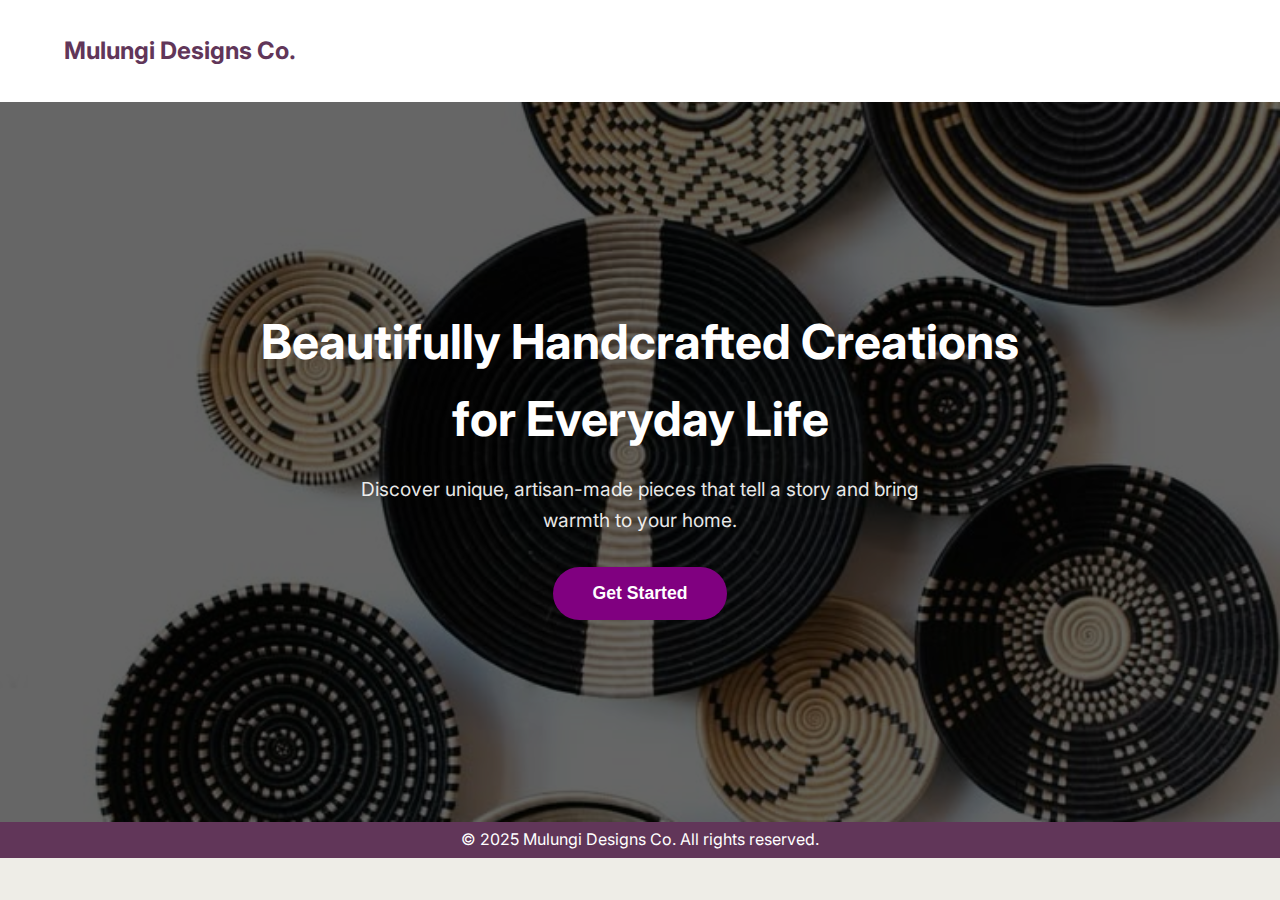
<file: index.html>
<!DOCTYPE html>
<html lang="en">
  <head>
    <meta charset="UTF-8" />
    <meta name="viewport" content="width=device-width, initial-scale=1.0" />
    <title>Craftsmanship Redefined | Mulungi Designs Co.</title>
    <!-- Optional: If you use the Inter font from Google -->
    <link rel="preconnect" href="https://fonts.googleapis.com" />
    <link rel="preconnect" href="https://fonts.gstatic.com" crossorigin />
    <link
      href="https://fonts.googleapis.com/css2?family=Inter:wght@400;500;700&display=swap"
      rel="stylesheet"
    />
    <link rel="stylesheet" href="css/index.css" />
  </head>
  <body>
    <header>
      <div class="logo">Mulungi Designs Co.</div>
    </header>

    <main>
      <section class="hero">
        <h1>Beautifully Handcrafted Creations for Everyday Life</h1>
        <p>
          Discover unique, artisan-made pieces that tell a story and bring
          warmth to your home.
        </p>
        <button id="getStartedBtn" class="cta-button">Get Started</button>
      </section>
    </main>

    <footer>
      <p>© 2025 Mulungi Designs Co. All rights reserved.</p>
    </footer>

    <script src="javascript/index.js"></script>
  </body>
</html>
</file>
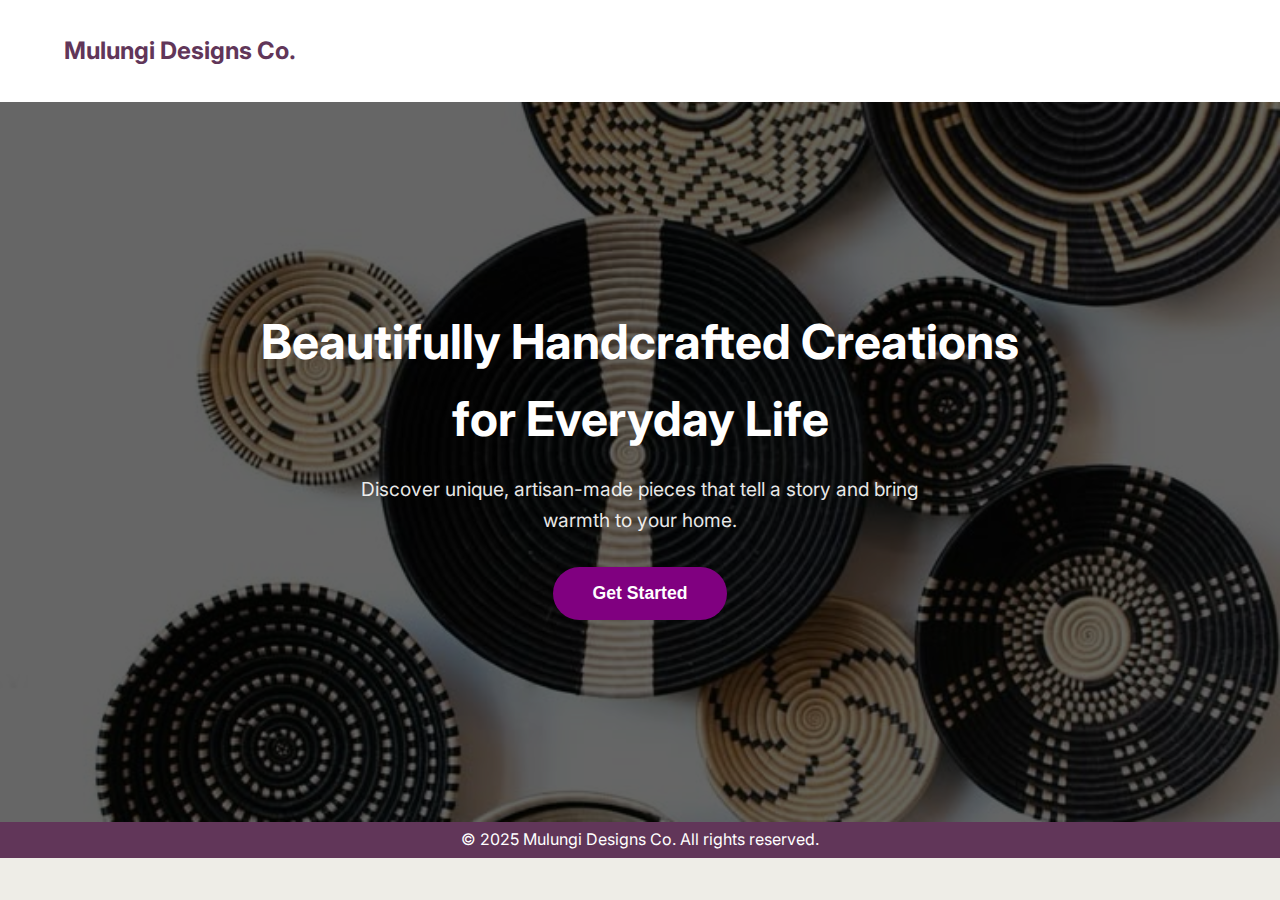
<file: pages/index.html>
<!DOCTYPE html>
<html lang="en">
<head>
    <meta charset="UTF-8">
    <meta name="viewport" content="width=device-width, initial-scale=1.0">
    <title>Craftsmanship Redefined | Mulungi Designs Co.</title>
    <!-- Optional: If you use the Inter font from Google -->
    <link rel="preconnect" href="https://fonts.googleapis.com">
    <link rel="preconnect" href="https://fonts.gstatic.com" crossorigin>
    <link href="https://fonts.googleapis.com/css2?family=Inter:wght@400;500;700&display=swap" rel="stylesheet">
    <link rel="stylesheet" href="/css/index.css">
</head>
<body>
    <header>
        <div class="logo">Mulungi Designs Co.</div>
        <!-- <nav>
            <a href="story.html">Our Story</a>
            <a href="#">Collections</a>
            <a href="#">Contact</a>
        </nav> -->
    </header>

    <main>
        <section class="hero">
            <h1>Beautifully Handcrafted Creations for Everyday Life</h1>
            <p>Discover unique, artisan-made pieces that tell a story and bring warmth to your home.</p>
            <button id="getStartedBtn" class="cta-button">Get Started</button>
        </section>
    </main>

    <footer>
        <p>© 2025 Mulungi Designs Co. All rights reserved.</p>
    </footer>

    <script src="/javascript/index.js"></script>
</body>
</html>
</file>
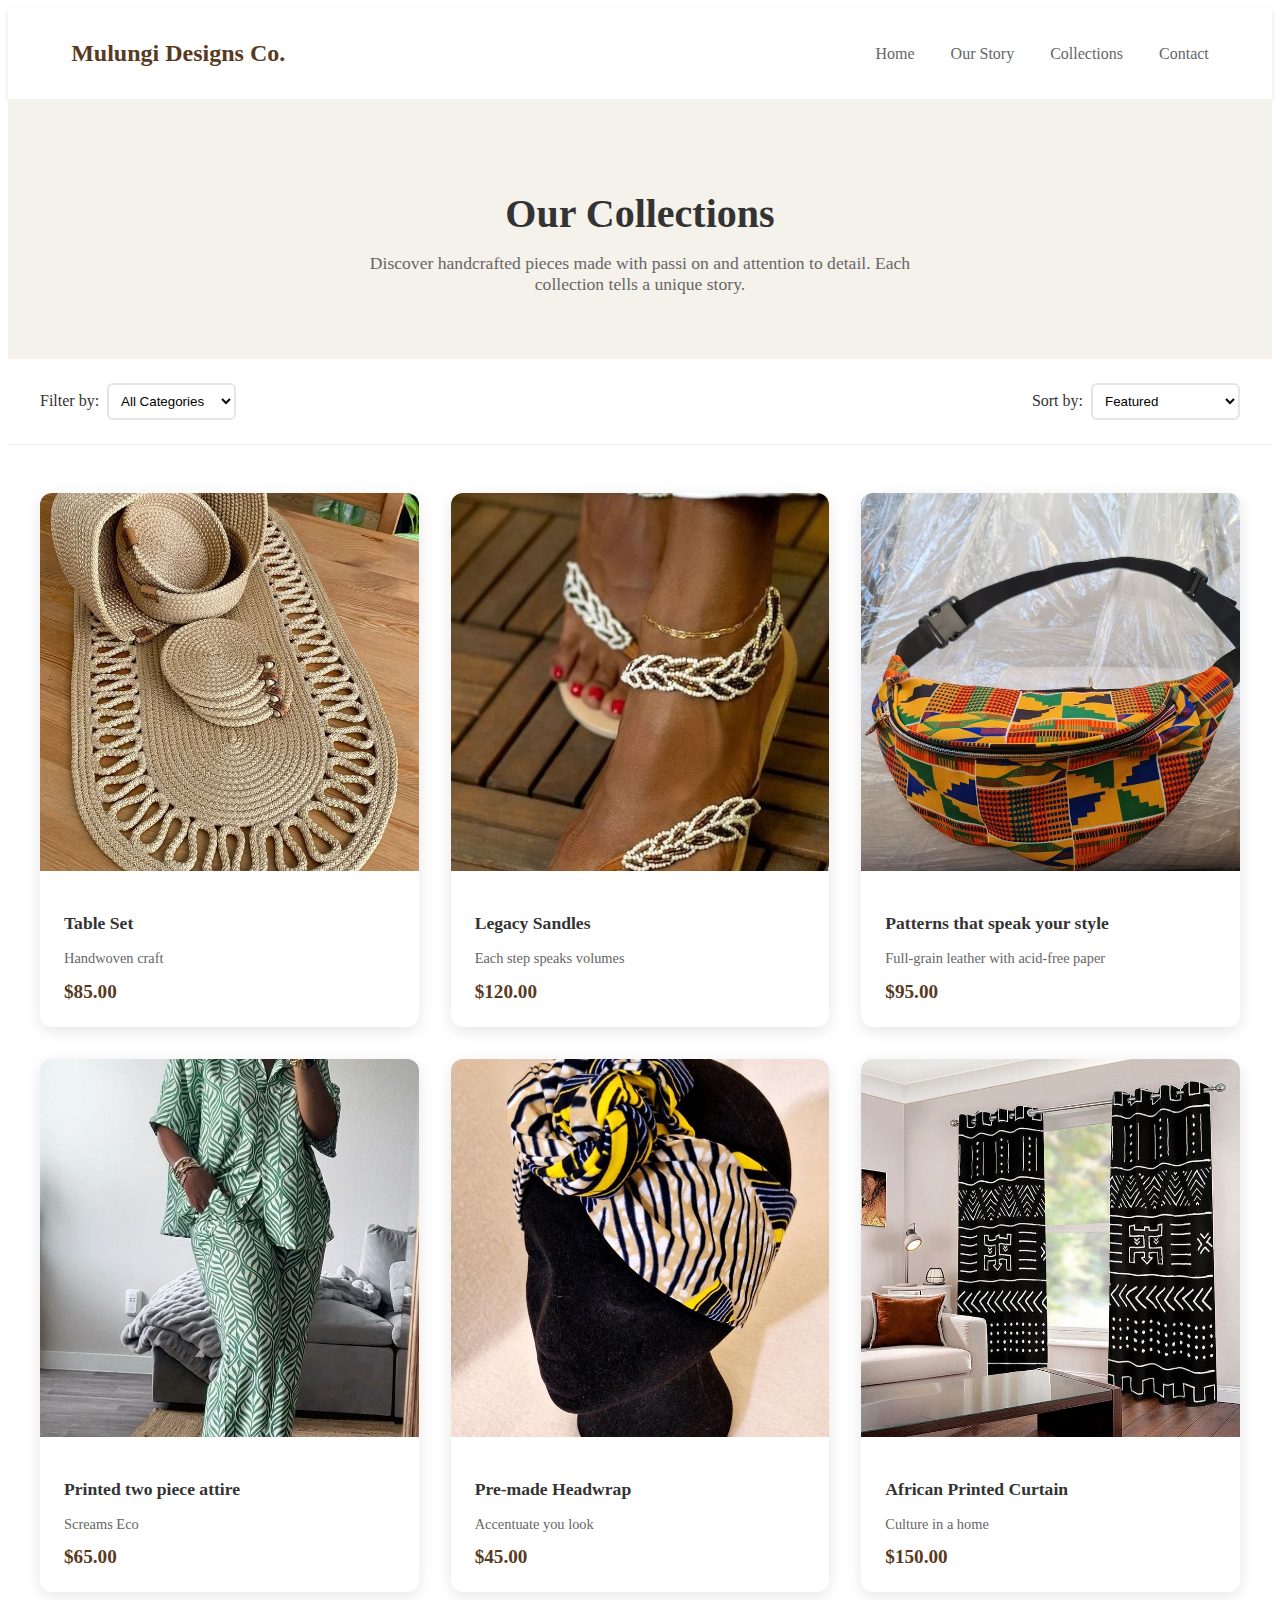
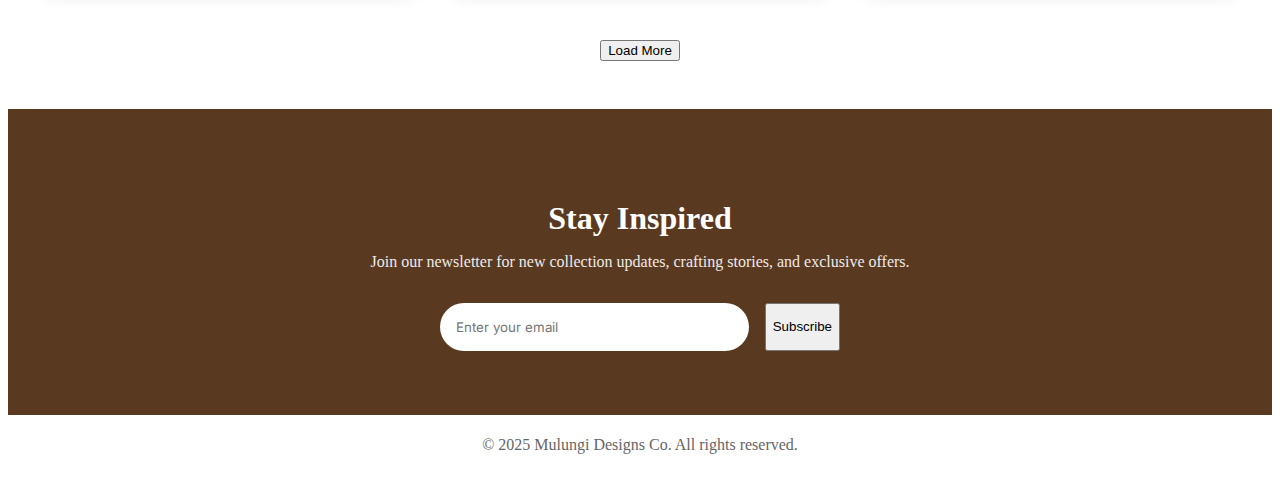
<file: collection.html>
<!DOCTYPE html>
<html lang="en">
<head>
    <meta charset="UTF-8">
    <meta name="viewport" content="width=device-width, initial-scale=1.0">
    <title>Collections | Mulungi Designs Co.</title>
    
    <link rel="preconnect" href="https://fonts.googleapis.com">
    <link rel="preconnect" href="https://fonts.gstatic.com" crossorigin>
    <link href="https://fonts.googleapis.com/css2?family=Inter:wght@400;500;600;700&display=swap" rel="stylesheet">
    <link rel="stylesheet" href="collection.css">
</head>
<body>
    <header>
        <div class="logo">Mulungi Designs Co.</div>
        <nav>
            <a href="index.html">Home</a>
            <a href="story.html">Our Story</a>
            <a href="collections.html">Collections</a> <!-- Updated to active page -->
            <a href="contact.html">Contact</a>
        </nav>
    </header>

    <main>
        <section class="collections-hero">
            <h1>Our Collections</h1>
            <p>Discover handcrafted pieces made with passi on and attention to detail. Each collection tells a unique story.</p>
        </section>

        <!-- Filter and Sort Bar -->
        <section class="collections-controls">
            <div class="controls-container">
                <div class="filter-group">
                    <label for="category-filter">Filter by:</label>
                    <select id="category-filter">
                        <option value="all">All Categories</option>
                        <option value="pottery">Pottery</option>
                        <option value="woodwork">Woodwork</option>
                        <option value="textiles">Textiles</option>
                        <option value="leather">Leather Goods</option>
                        <option value="jewelry">Jewelry</option>
                    </select>
                </div>

                <div class="sort-group">
                    <label for="sort-by">Sort by:</label>
                    <select id="sort-by">
                        <option value="featured">Featured</option>
                        <option value="newest">Newest First</option>
                        <option value="price-low">Price: Low to High</option>
                        <option value="price-high">Price: High to Low</option>
                    </select>
                </div>
            </div>
        </section>

        <!-- Collections Grid -->
        <section class="collections-grid">
            <div class="products-container">
                <!-- Product 1 -->
                <div class="product-card" data-category="pottery" data-price="85">
                    <div class="product-image">
                        <img src="../images/TableSet2.jpeg" alt="">
                        <div class="product-overlay">
                            <button class="quick-view">Quick View</button>
                        </div>
                    </div>
                    <div class="product-info">
                        <h3>Table Set</h3>
                        <p class="product-desc">Handwoven craft</p>
                        <p class="product-price">$85.00</p>
                    </div>
                </div>

                <!-- Product 2 -->
                <div class="product-card" data-category="woodwork" data-price="120">
                    <div class="product-image">
                        <img src="../images/LegacySteps.jpeg" alt="">
                        <div class="product-overlay">
                            <button class="quick-view">Quick View</button>
                        </div>
                    </div>
                    <div class="product-info">
                        <h3>Legacy Sandles</h3>
                        <p class="product-desc">Each step speaks volumes</p>
                        <p class="product-price">$120.00</p>
                    </div>
                </div>

                <!-- Product 3 -->
                <div class="product-card" data-category="leather" data-price="95">
                    <div class="product-image">
                        <img src="../images/KenteWaistBag.jpeg" alt="">
                        <div class="product-overlay">
                            <button class="quick-view">Quick View</button>
                        </div>
                    </div>
                    <div class="product-info">
                        <h3>Patterns that speak your style</h3>
                        <p class="product-desc">Full-grain leather with acid-free paper</p>
                        <p class="product-price">$95.00</p>
                    </div>
                </div>

                <!-- Product 4 -->
                <div class="product-card" data-category="textiles" data-price="65">
                    <div class="product-image">
                        <img src="../images/GreenPrint.jpeg" alt="">
                        <div class="product-overlay">
                            <button class="quick-view">Quick View</button>
                        </div>
                    </div>
                    <div class="product-info">
                        <h3>Printed two piece attire</h3>
                        <p class="product-desc">Screams Eco</p>
                        <p class="product-price">$65.00</p>
                    </div>
                </div>

                <!-- Product 5 -->
                <div class="product-card" data-category="jewelry" data-price="45">
                    <div class="product-image">
                        <img src="../images/HeadWrap.jpeg" alt="">
                        <div class="product-overlay">
                            <button class="quick-view">Quick View</button>
                        </div>
                    </div>
                    <div class="product-info">
                        <h3>Pre-made Headwrap</h3>
                        <p class="product-desc">Accentuate you look</p>
                        <p class="product-price">$45.00</p>
                    </div>
                </div>

                <!-- Product 6 -->
                <div class="product-card" data-category="pottery" data-price="150">
                    <div class="product-image">
                        <img src="../images/African Curtains.jpeg" alt="">
                        <div class="product-overlay">
                            <button class="quick-view">Quick View</button>
                        </div>
                    </div>
                    <div class="product-info">
                        <h3>African Printed Curtain</h3>
                        <p class="product-desc">Culture in a home</p>
                        <p class="product-price">$150.00</p>
                    </div>
                </div>
            </div>
        </section>

        <!-- Load More Button -->
        <section class="load-more">
            <button class="cta-button">Load More</button>
        </section>

        <!-- Newsletter Signup -->
        <section class="newsletter">
            <div class="newsletter-content">
                <h2>Stay Inspired</h2>
                <p>Join our newsletter for new collection updates, crafting stories, and exclusive offers.</p>
                <form class="newsletter-form">
                    <input type="email" placeholder="Enter your email" required>
                    <button type="submit" class="cta-button">Subscribe</button>
                </form>
            </div>
        </section>
    </main>

    <footer>
        <p>© 2025 Mulungi Designs Co. All rights reserved.</p>
    </footer>

    <script src="/javascript/collection.js"></script>
</body>
</html>
</file>
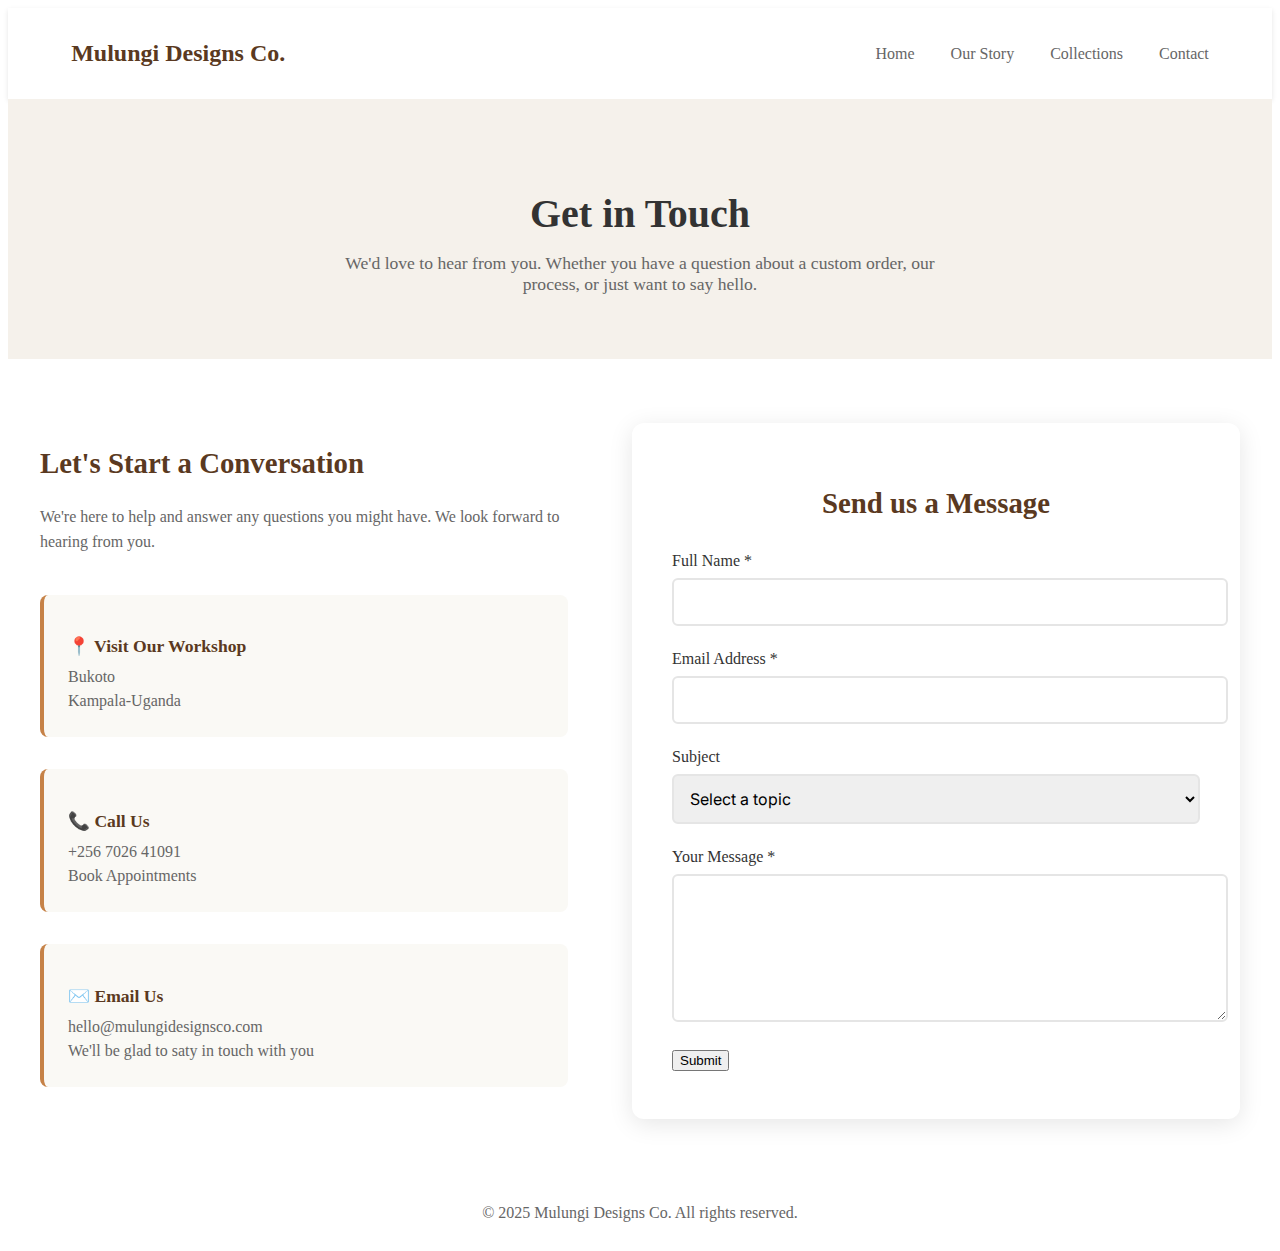
<file: contact.html>
<!DOCTYPE html>
<html lang="en">
  <head>
    <meta charset="UTF-8" />
    <meta name="viewport" content="width=device-width, initial-scale=1.0" />
    <title>Contact Us | Mulungi Designs Co.</title>

    <link rel="preconnect" href="https://fonts.googleapis.com" />
    <link rel="preconnect" href="https://fonts.gstatic.com" crossorigin />
    <link
      href="https://fonts.googleapis.com/css2?family=Inter:wght@400;500;700&display=swap"
      rel="stylesheet"
    />
    <link rel="stylesheet" href="contact.css" />
  </head>
  <body>
    <header>
      <div class="logo">Mulungi Designs Co.</div>
      <nav>
        <a href="index.html">Home</a>
        <a href="story.html">Our Story</a>
        <a href="collection.html">Collections</a>
        <a href="contact.html">Contact</a>
        <!-- Updated to link to this page -->
      </nav>
    </header>

    <main>
      <section class="contact-hero">
        <h1>Get in Touch</h1>
        <p>
          We'd love to hear from you. Whether you have a question about a custom
          order, our process, or just want to say hello.
        </p>
      </section>

      <div class="contact-container">
        <!-- Contact Information -->
        <div class="contact-info">
          <h2>Let's Start a Conversation</h2>
          <p>
            We're here to help and answer any questions you might have. We look
            forward to hearing from you.
          </p>

          <div class="contact-detail">
            <h3>📍 Visit Our Workshop</h3>
            <p>Bukoto<br />Kampala-Uganda</p>
          </div>

          <div class="contact-detail">
            <h3>📞 Call Us</h3>
            <p>+256 7026 41091<br />Book Appointments</p>
          </div>

          <div class="contact-detail">
            <h3>✉️ Email Us</h3>
            <p>hello@mulungidesignsco.com<br />We'll be glad to saty in touch with you</p>
          </div>
        </div>

        <!-- Contact Form -->
        <div class="contact-form">
          <h2>Send us a Message</h2>
          <form id="contactForm">
            <div class="form-group">
              <label for="name">Full Name *</label>
              <input type="text" id="name" name="name" required />
            </div>

            <div class="form-group">
              <label for="email">Email Address *</label>
              <input type="email" id="email" name="email" required />
            </div>

            <div class="form-group">
              <label for="subject">Subject</label>
              <select id="subject" name="subject">
                <option value="">Select a topic</option>
                <option value="custom-order">Custom Order Inquiry</option>
                <option value="wholesale">Wholesale Information</option>
                <option value="shipping">Shipping Question</option>
                <option value="general">General Question</option>
                <option value="other">Other</option>
              </select>
            </div>

            <div class="form-group">
              <label for="message">Your Message *</label>
              <textarea
                id="message"
                name="message"
                rows="5"
                required
              ></textarea>
            </div>

            <button type="submit" class="cta-button">Submit</button>
          </form>
        </div>
      </div>

      <!-- Map Section
      <section class="map-section">
        <h2>Find Our Workshop</h2>
        <div class="map-placeholder">
          <div class="map-content">
            <p>📍 Map would be embedded here</p>
            <p>
              <small>We'd typically embed a Google Map using an iframe</small>
            </p>
          </div>
        </div>
      </section> -->
    </main>

    <footer>
      <p>© 2025 Mulungi Designs Co. All rights reserved.</p>
    </footer>
   
    <script src="/javascript/contact.js"></script>
  </body>
</html>
</file>
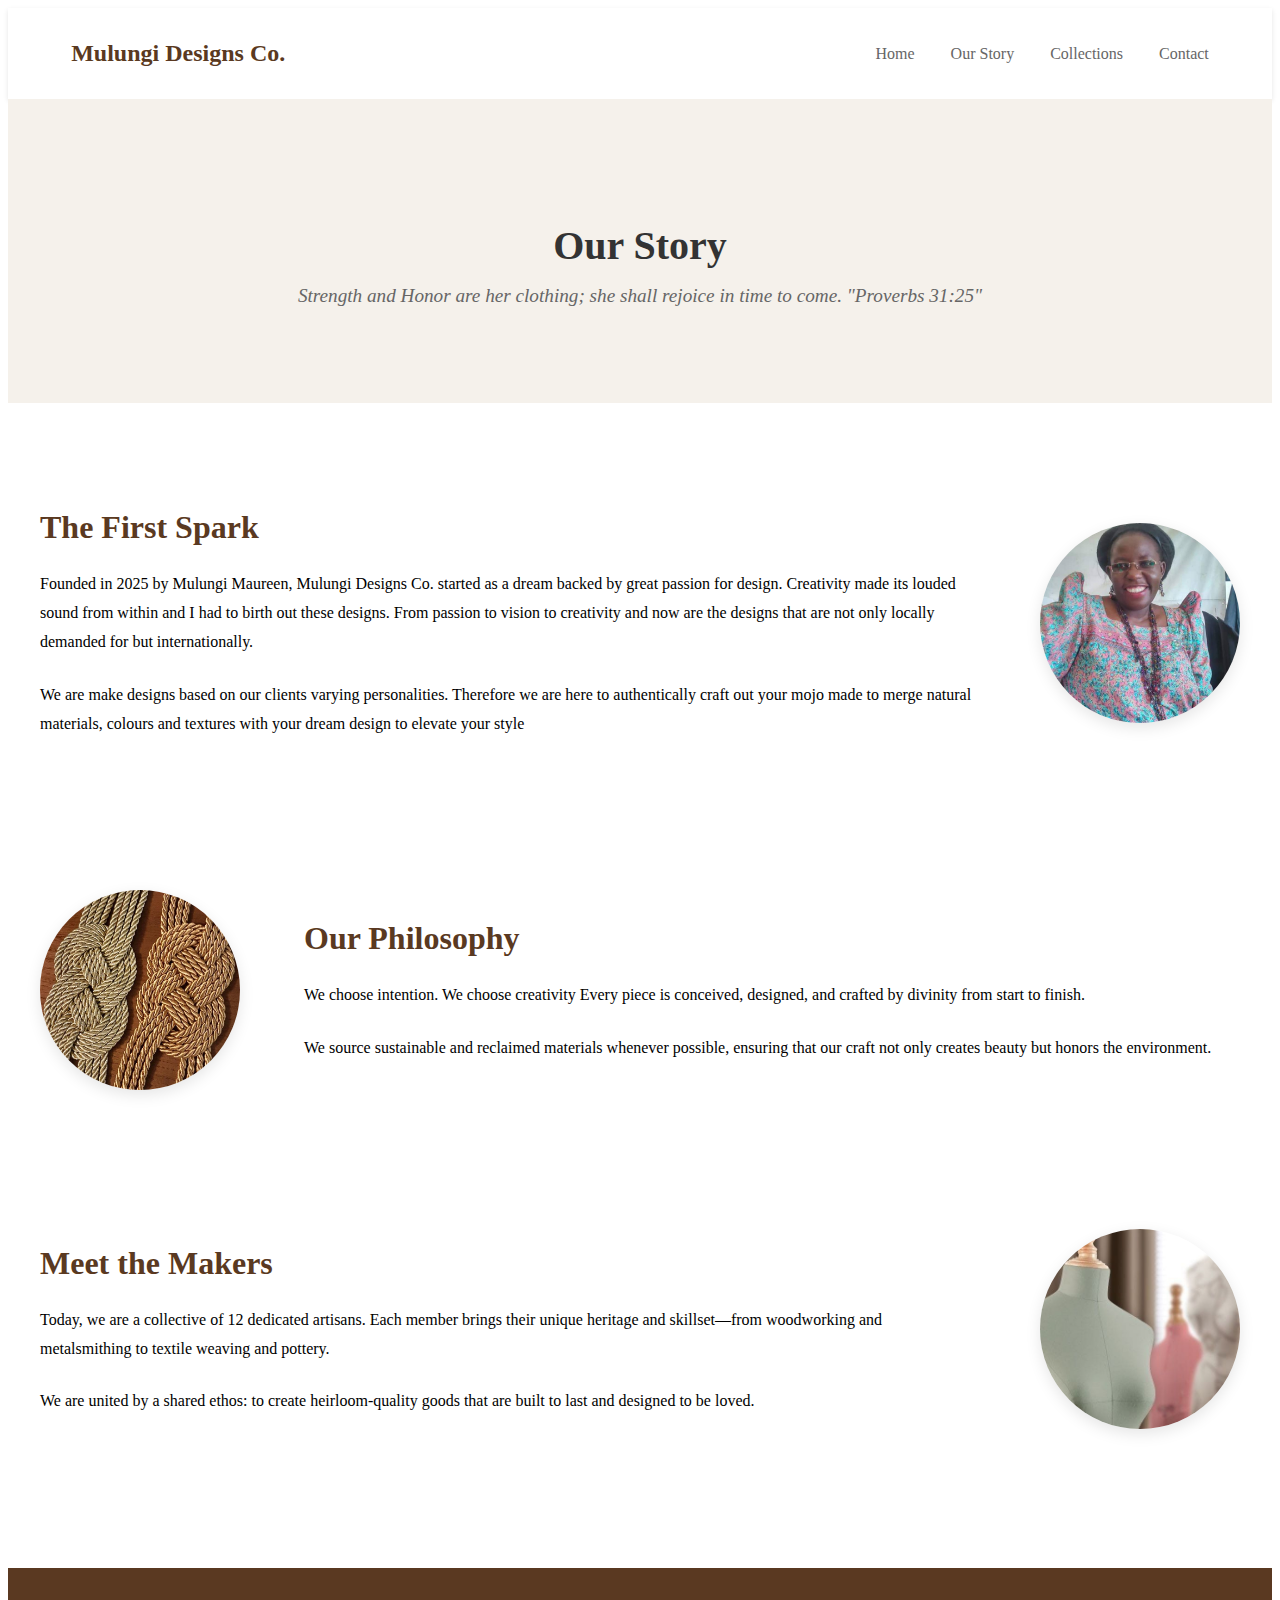
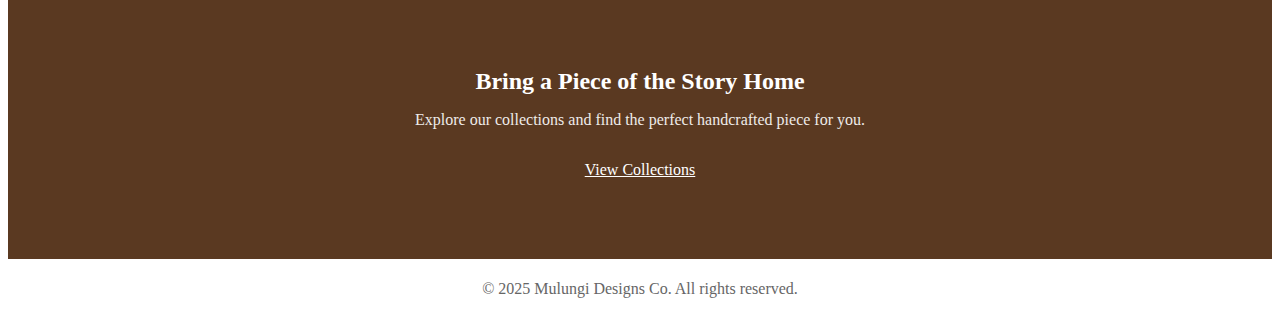
<file: story.html>
<!DOCTYPE html>
<html lang="en">
  <head>
    <meta charset="UTF-8" />
    <meta name="viewport" content="width=device-width, initial-scale=1.0" />
    <title>Our Story | Mulungi Designs Co.</title>

    <link rel="preconnect" href="https://fonts.googleapis.com" />
    <link rel="preconnect" href="https://fonts.gstatic.com" crossorigin />
    <link
      href="https://fonts.googleapis.com/css2?family=Inter:wght@400;500;700&display=swap"
      rel="stylesheet"
    />
    <link rel="stylesheet" href="/story.css" />
  </head>
  <body>
    <header>
      <div class="logo">Mulungi Designs Co.</div>
      <nav>
        <!-- Update the navigation to link to the new page -->
         <a href="index.html">Home</a>
        <a href="story.html">Our Story</a>
        <a href="collection.html">Collections</a>
        <a href="contact.html">Contact</a>
      </nav>
    </header>

    <main>
      <section class="story-hero">
        <h1>Our Story</h1>
        <p>
         Strength and Honor are her clothing; she shall rejoice in time to come.
         "Proverbs 31:25"
        </p>
      </section>

      <section class="story-content">
        <!-- Story Block 1: The Beginning -->
        <div class="story-block">
          <div class="story-text">
            <h2>The First Spark</h2>
            <p>
              Founded in 2025 by Mulungi Maureen, Mulungi Designs Co. started as
              a dream backed by great passion for design. Creativity made its
              louded sound from within and I had to birth out these designs.
              From passion to vision to creativity and now are the designs that
              are not only locally demanded for but internationally.
            </p>
            <p>
              We are make designs based on our clients varying personalities.
              Therefore we are here to authentically craft out your mojo made to
              merge natural materials, colours and textures with your dream
              design to elevate your style
            </p>
          </div>
          <div class="story-image">
            <img src="../images/founder.jpg" />
          </div>
        </div>

        <!-- Story Block 2: The Philosophy (Reversed layout) -->
        <div class="story-block reversed">
          <div class="story-text">
            <h2>Our Philosophy</h2>
            <p>
              We choose intention. We choose creativity Every piece is
              conceived, designed, and crafted by divinity from start to finish.
            </p>
            <p>
              We source sustainable and reclaimed materials whenever possible,
              ensuring that our craft not only creates beauty but honors the
              environment.
            </p>
          </div>
          <div class="story-image">
            <img src="../images/silkKnot.jpeg" alt="Mulungi crafts" />
          </div>
        </div>

        <!-- Story Block 3: The Team/Community -->
        <div class="story-block">
          <div class="story-text">
            <h2>Meet the Makers</h2>
            <p>
              Today, we are a collective of 12 dedicated artisans. Each member
              brings their unique heritage and skillset—from woodworking and
              metalsmithing to textile weaving and pottery.
            </p>
            <p>
              We are united by a shared ethos: to create heirloom-quality goods
              that are built to last and designed to be loved.
            </p>
          </div>
          <div class="story-image">
            <img src="../images/marquettees.jpeg" alt="Mulungi Designs" />
          </div>
        </div>
      </section>

      <!-- A final call to action -->
      <section class="story-cta">
        <h2>Bring a Piece of the Story Home</h2>
        <p>
          Explore our collections and find the perfect handcrafted piece for
          you.
        </p>
        <a href="collection.html" class="cta-button">View Collections</a>
        <!-- This links back to the homepage for now. Later, link to a shop page. -->
      </section>
      <footer>
        <p>© 2025 Mulungi Designs Co. All rights reserved.</p>
      </footer>
    </main>
  </body>
</html>
</file>
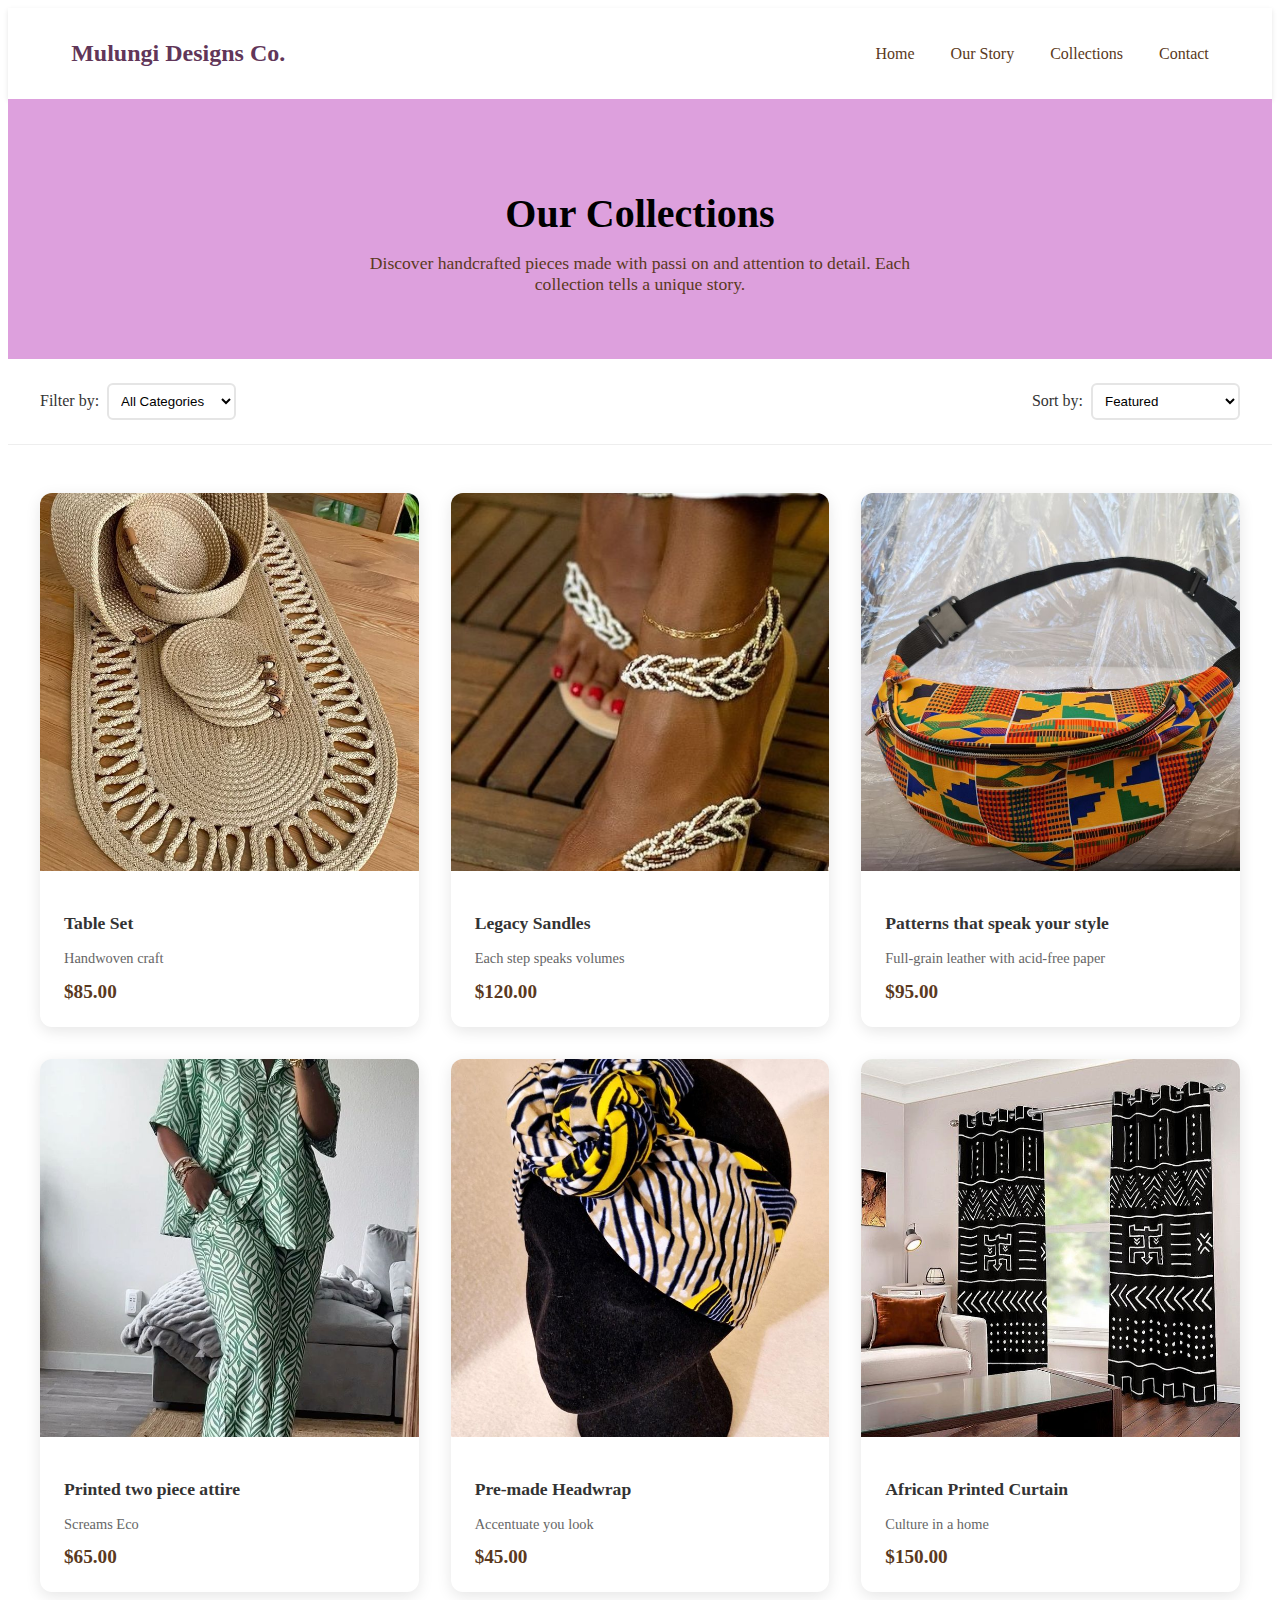
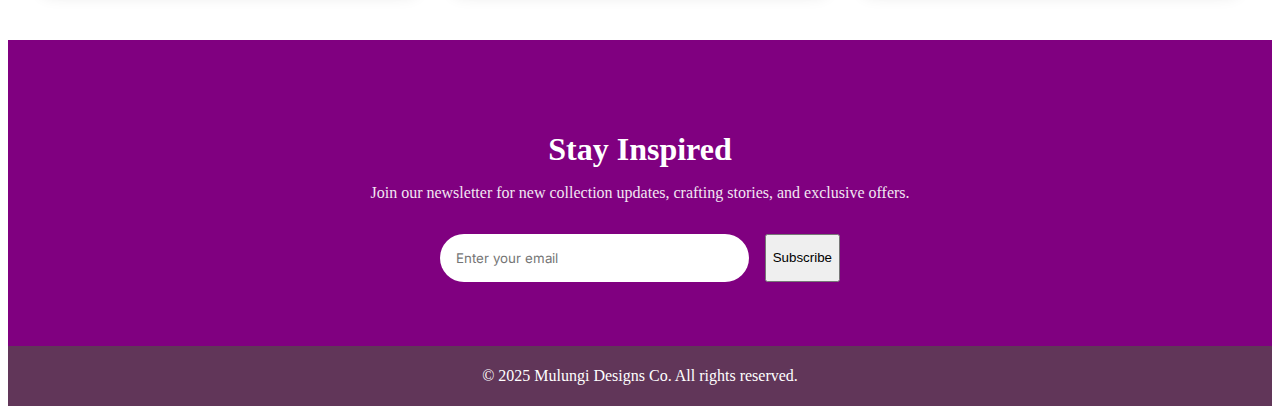
<file: pages/collection.html>
<!DOCTYPE html>
<html lang="en">
<head>
    <meta charset="UTF-8">
    <meta name="viewport" content="width=device-width, initial-scale=1.0">
    <title>Collections | Mulungi Designs Co.</title>
    
    <link rel="preconnect" href="https://fonts.googleapis.com">
    <link rel="preconnect" href="https://fonts.gstatic.com" crossorigin>
    <link href="https://fonts.googleapis.com/css2?family=Inter:wght@400;500;600;700&display=swap" rel="stylesheet">
    <link rel="stylesheet" href="../css/collection.css">
</head>
<body>
    <header>
        <div class="logo">Mulungi Designs Co.</div>
        <nav>
            <a href="index.html">Home</a>
            <a href="story.html">Our Story</a>
            <a href="collections.html">Collections</a> <!-- Updated to active page -->
            <a href="contact.html">Contact</a>
        </nav>
    </header>

    <main>
        <section class="collections-hero">
            <h1>Our Collections</h1>
            <p>Discover handcrafted pieces made with passi on and attention to detail. Each collection tells a unique story.</p>
        </section>

        <!-- Filter and Sort Bar -->
        <section class="collections-controls">
            <div class="controls-container">
                <div class="filter-group">
                    <label for="category-filter">Filter by:</label>
                    <select id="category-filter">
                        <option value="all">All Categories</option>
                        <option value="pottery">Pottery</option>
                        <option value="woodwork">Woodwork</option>
                        <option value="textiles">Textiles</option>
                        <option value="leather">Leather Goods</option>
                        <option value="jewelry">Jewelry</option>
                    </select>
                </div>

                <div class="sort-group">
                    <label for="sort-by">Sort by:</label>
                    <select id="sort-by">
                        <option value="featured">Featured</option>
                        <option value="newest">Newest First</option>
                        <option value="price-low">Price: Low to High</option>
                        <option value="price-high">Price: High to Low</option>
                    </select>
                </div>
            </div>
        </section>

        <!-- Collections Grid -->
        <section class="collections-grid">
            <div class="products-container">
                <!-- Product 1 -->
                <div class="product-card" data-category="pottery" data-price="85">
                    <div class="product-image">
                        <img src="../images/TableSet2.jpeg" alt="">
                        <div class="product-overlay">
                            <button class="quick-view">Quick View</button>
                        </div>
                    </div>
                    <div class="product-info">
                        <h3>Table Set</h3>
                        <p class="product-desc">Handwoven craft</p>
                        <p class="product-price">$85.00</p>
                    </div>
                </div>

                <!-- Product 2 -->
                <div class="product-card" data-category="woodwork" data-price="120">
                    <div class="product-image">
                        <img src="../images/LegacySteps.jpeg" alt="">
                        <div class="product-overlay">
                            <button class="quick-view">Quick View</button>
                        </div>
                    </div>
                    <div class="product-info">
                        <h3>Legacy Sandles</h3>
                        <p class="product-desc">Each step speaks volumes</p>
                        <p class="product-price">$120.00</p>
                    </div>
                </div>

                <!-- Product 3 -->
                <div class="product-card" data-category="leather" data-price="95">
                    <div class="product-image">
                        <img src="../images/KenteWaistBag.jpeg" alt="">
                        <div class="product-overlay">
                            <button class="quick-view">Quick View</button>
                        </div>
                    </div>
                    <div class="product-info">
                        <h3>Patterns that speak your style</h3>
                        <p class="product-desc">Full-grain leather with acid-free paper</p>
                        <p class="product-price">$95.00</p>
                    </div>
                </div>

                <!-- Product 4 -->
                <div class="product-card" data-category="textiles" data-price="65">
                    <div class="product-image">
                        <img src="../images/GreenPrint.jpeg" alt="">
                        <div class="product-overlay">
                            <button class="quick-view">Quick View</button>
                        </div>
                    </div>
                    <div class="product-info">
                        <h3>Printed two piece attire</h3>
                        <p class="product-desc">Screams Eco</p>
                        <p class="product-price">$65.00</p>
                    </div>
                </div>

                <!-- Product 5 -->
                <div class="product-card" data-category="jewelry" data-price="45">
                    <div class="product-image">
                        <img src="../images/HeadWrap.jpeg" alt="">
                        <div class="product-overlay">
                            <button class="quick-view">Quick View</button>
                        </div>
                    </div>
                    <div class="product-info">
                        <h3>Pre-made Headwrap</h3>
                        <p class="product-desc">Accentuate you look</p>
                        <p class="product-price">$45.00</p>
                    </div>
                </div>

                <!-- Product 6 -->
                <div class="product-card" data-category="pottery" data-price="150">
                    <div class="product-image">
                        <img src="../images/African Curtains.jpeg" alt="">
                        <div class="product-overlay">
                            <button class="quick-view">Quick View</button>
                        </div>
                    </div>
                    <div class="product-info">
                        <h3>African Printed Curtain</h3>
                        <p class="product-desc">Culture in a home</p>
                        <p class="product-price">$150.00</p>
                    </div>
                </div>
            </div>
        </section>


        <!-- Newsletter Signup -->
        <section class="newsletter">
            <div class="newsletter-content">
                <h2>Stay Inspired</h2>
                <p>Join our newsletter for new collection updates, crafting stories, and exclusive offers.</p>
                <form class="newsletter-form">
                    <input type="email" placeholder="Enter your email" required>
                    <button type="submit" class="cta-button">Subscribe</button>
                </form>
            </div>
        </section>
    </main>

    <footer>
        <p>© 2025 Mulungi Designs Co. All rights reserved.</p>
    </footer>

    <script src="/javascript/collection.js"></script>
</body>
</html>
</file>
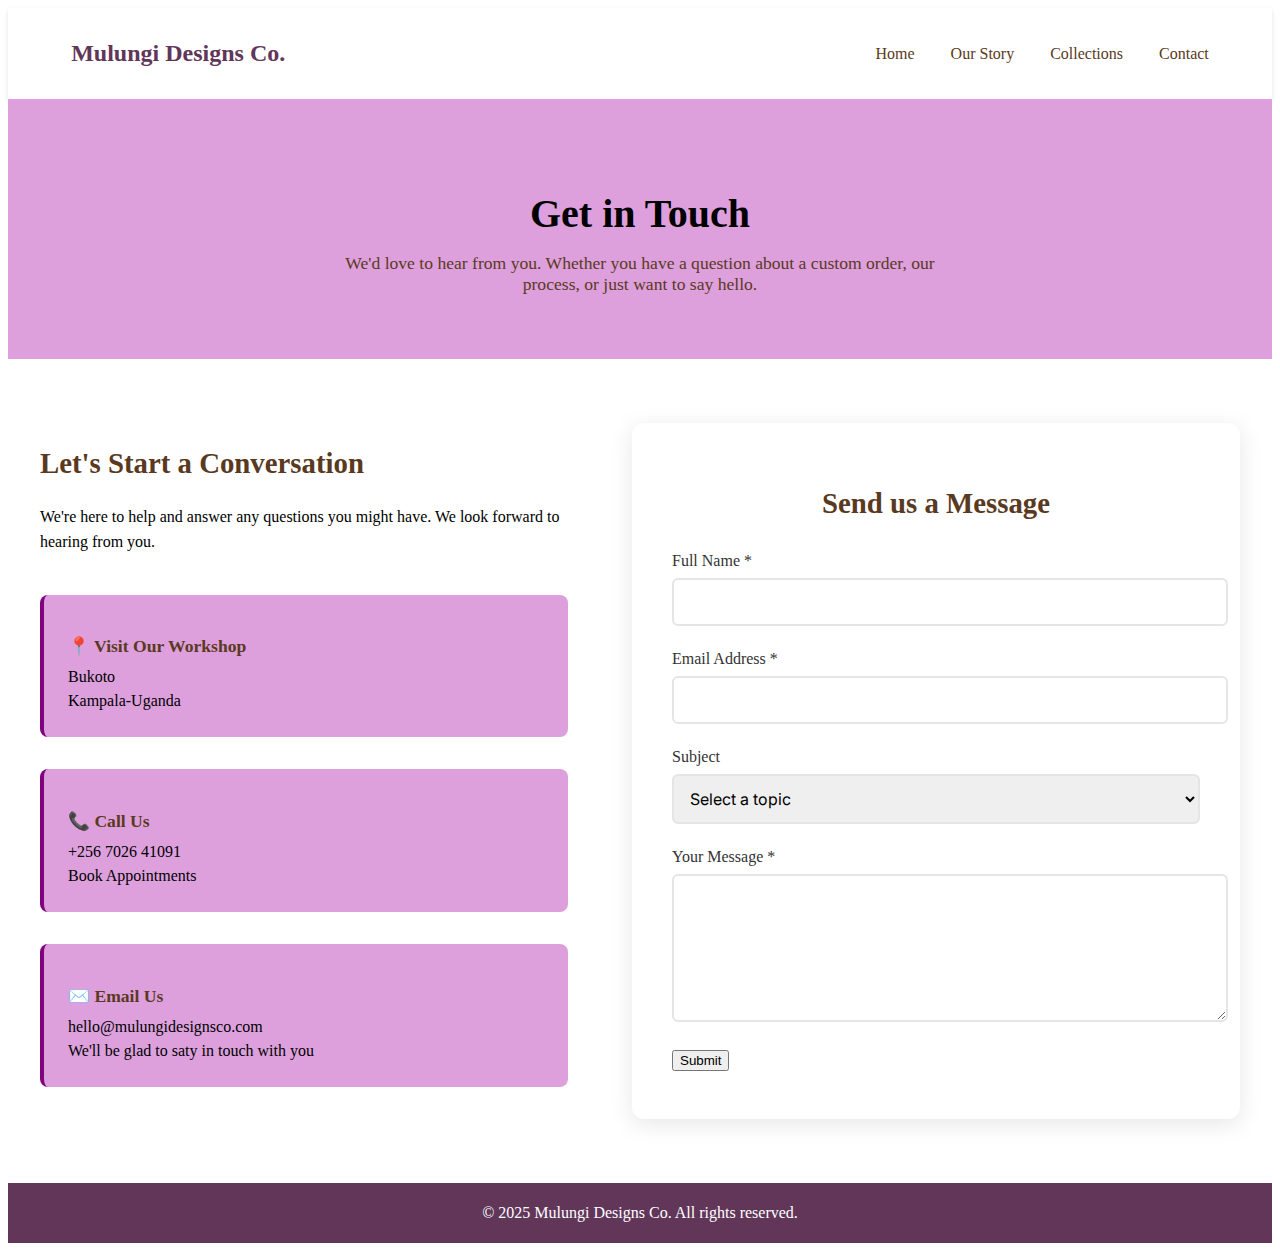
<file: pages/contact.html>
<!DOCTYPE html>
<html lang="en">
  <head>
    <meta charset="UTF-8" />
    <meta name="viewport" content="width=device-width, initial-scale=1.0" />
    <title>Contact Us | Mulungi Designs Co.</title>

    <link rel="preconnect" href="https://fonts.googleapis.com" />
    <link rel="preconnect" href="https://fonts.gstatic.com" crossorigin />
    <link
      href="https://fonts.googleapis.com/css2?family=Inter:wght@400;500;700&display=swap"
      rel="stylesheet"
    />
    <link rel="stylesheet" href="/css/contact.css" />
  </head>
  <body>
    <header>
      <div class="logo">Mulungi Designs Co.</div>
      <nav>
        <a href="index.html">Home</a>
        <a href="story.html">Our Story</a>
        <a href="collection.html">Collections</a>
        <a href="contact.html">Contact</a>
        <!-- Updated to link to this page -->
      </nav>
    </header>

    <main>
      <section class="contact-hero">
        <h1>Get in Touch</h1>
        <p>
          We'd love to hear from you. Whether you have a question about a custom
          order, our process, or just want to say hello.
        </p>
      </section>

      <div class="contact-container">
        <!-- Contact Information -->
        <div class="contact-info">
          <h2>Let's Start a Conversation</h2>
          <p>
            We're here to help and answer any questions you might have. We look
            forward to hearing from you.
          </p>

          <div class="contact-detail">
            <h3>📍 Visit Our Workshop</h3>
            <p>Bukoto<br />Kampala-Uganda</p>
          </div>

          <div class="contact-detail">
            <h3>📞 Call Us</h3>
            <p>+256 7026 41091<br />Book Appointments</p>
          </div>

          <div class="contact-detail">
            <h3>✉️ Email Us</h3>
            <p>hello@mulungidesignsco.com<br />We'll be glad to saty in touch with you</p>
          </div>
        </div>

        <!-- Contact Form -->
        <div class="contact-form">
          <h2>Send us a Message</h2>
          <form id="contactForm">
            <div class="form-group">
              <label for="name">Full Name *</label>
              <input type="text" id="name" name="name" required />
            </div>

            <div class="form-group">
              <label for="email">Email Address *</label>
              <input type="email" id="email" name="email" required />
            </div>

            <div class="form-group">
              <label for="subject">Subject</label>
              <select id="subject" name="subject">
                <option value="">Select a topic</option>
                <option value="custom-order">Custom Order Inquiry</option>
                <option value="wholesale">Wholesale Information</option>
                <option value="shipping">Shipping Question</option>
                <option value="general">General Question</option>
                <option value="other">Other</option>
              </select>
            </div>

            <div class="form-group">
              <label for="message">Your Message *</label>
              <textarea
                id="message"
                name="message"
                rows="5"
                required
              ></textarea>
            </div>

            <button type="submit" class="cta-button">Submit</button>
          </form>
        </div>
      </div>

      <!-- Map Section
      <section class="map-section">
        <h2>Find Our Workshop</h2>
        <div class="map-placeholder">
          <div class="map-content">
            <p>📍 Map would be embedded here</p>
            <p>
              <small>We'd typically embed a Google Map using an iframe</small>
            </p>
          </div>
        </div>
      </section> -->
    </main>

    <footer>
      <p>© 2025 Mulungi Designs Co. All rights reserved.</p>
    </footer>
   
    <script src="/javascript/contact.js"></script>
  </body>
</html>
</file>
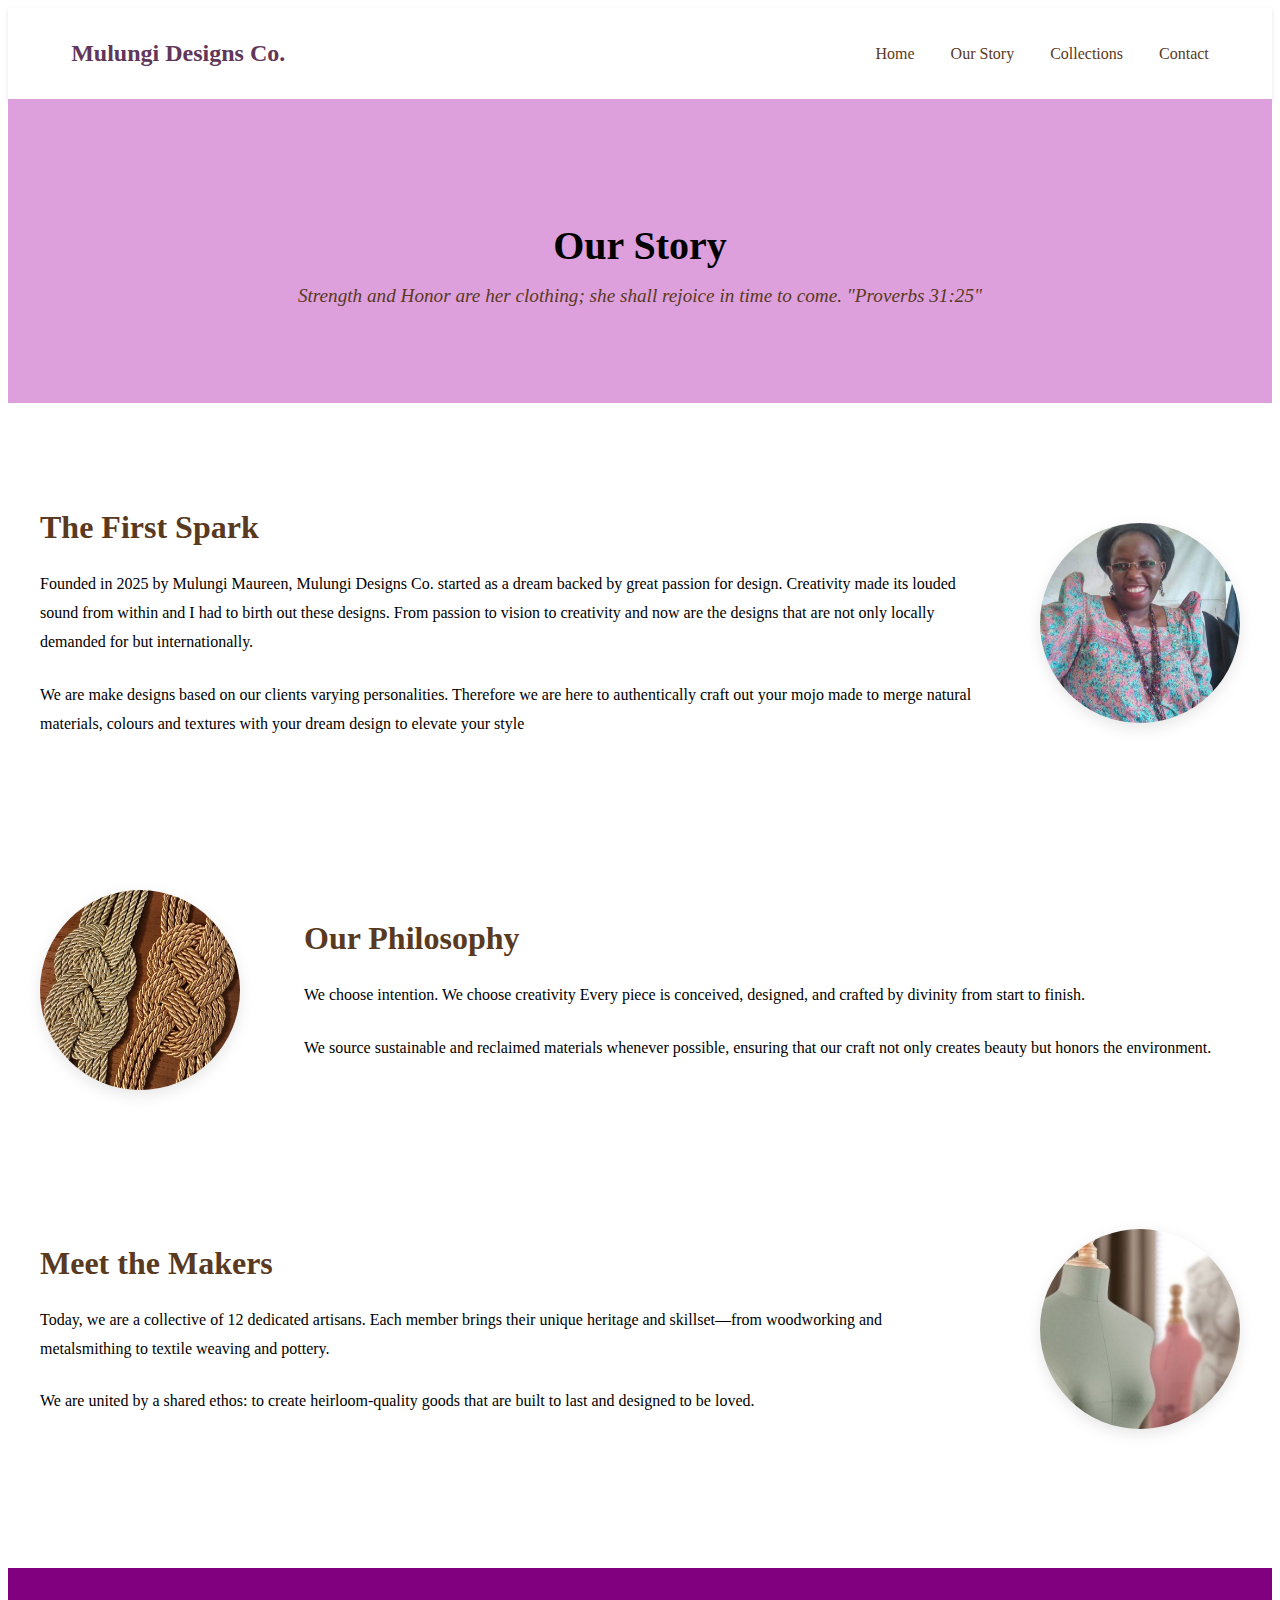
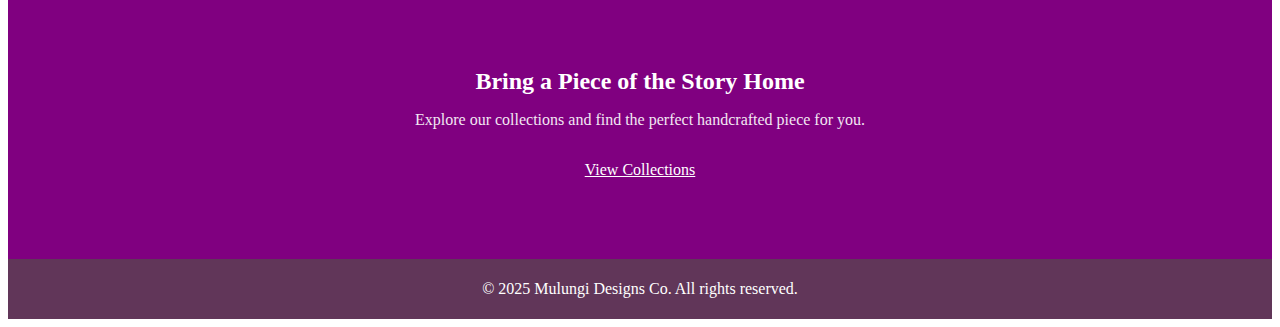
<file: pages/story.html>
<!DOCTYPE html>
<html lang="en">
  <head>
    <meta charset="UTF-8" />
    <meta name="viewport" content="width=device-width, initial-scale=1.0" />
    <title>Our Story | Mulungi Designs Co.</title>

    <link rel="preconnect" href="https://fonts.googleapis.com" />
    <link rel="preconnect" href="https://fonts.gstatic.com" crossorigin />
    <link
      href="https://fonts.googleapis.com/css2?family=Inter:wght@400;500;700&display=swap"
      rel="stylesheet"
    />
    <link rel="stylesheet" href="/css/story.css" />
  </head>
  <body>
    <header>
      <div class="logo">Mulungi Designs Co.</div>
      <nav>
        <!-- Update the navigation to link to the new page -->
         <a href="index.html">Home</a>
        <a href="story.html">Our Story</a>
        <a href="collection.html">Collections</a>
        <a href="contact.html">Contact</a>
      </nav>
    </header>

    <main>
      <section class="story-hero">
        <h1>Our Story</h1>
        <p>
         Strength and Honor are her clothing; she shall rejoice in time to come.
         "Proverbs 31:25"
        </p>
      </section>

      <section class="story-content">
        <!-- Story Block 1: The Beginning -->
        <div class="story-block">
          <div class="story-text">
            <h2>The First Spark</h2>
            <p>
              Founded in 2025 by Mulungi Maureen, Mulungi Designs Co. started as
              a dream backed by great passion for design. Creativity made its
              louded sound from within and I had to birth out these designs.
              From passion to vision to creativity and now are the designs that
              are not only locally demanded for but internationally.
            </p>
            <p>
              We are make designs based on our clients varying personalities.
              Therefore we are here to authentically craft out your mojo made to
              merge natural materials, colours and textures with your dream
              design to elevate your style
            </p>
          </div>
          <div class="story-image">
            <img src="../images/founder.jpg" />
          </div>
        </div>

        <!-- Story Block 2: The Philosophy (Reversed layout) -->
        <div class="story-block reversed">
          <div class="story-text">
            <h2>Our Philosophy</h2>
            <p>
              We choose intention. We choose creativity Every piece is
              conceived, designed, and crafted by divinity from start to finish.
            </p>
            <p>
              We source sustainable and reclaimed materials whenever possible,
              ensuring that our craft not only creates beauty but honors the
              environment.
            </p>
          </div>
          <div class="story-image">
            <img src="../images/silkKnot.jpeg" alt="Mulungi crafts" />
          </div>
        </div>

        <!-- Story Block 3: The Team/Community -->
        <div class="story-block">
          <div class="story-text">
            <h2>Meet the Makers</h2>
            <p>
              Today, we are a collective of 12 dedicated artisans. Each member
              brings their unique heritage and skillset—from woodworking and
              metalsmithing to textile weaving and pottery.
            </p>
            <p>
              We are united by a shared ethos: to create heirloom-quality goods
              that are built to last and designed to be loved.
            </p>
          </div>
          <div class="story-image">
            <img src="../images/marquettees.jpeg" alt="Mulungi Designs" />
          </div>
        </div>
      </section>

      <!-- A final call to action -->
      <section class="story-cta">
        <h2>Bring a Piece of the Story Home</h2>
        <p>
          Explore our collections and find the perfect handcrafted piece for
          you.
        </p>
        <a href="collection.html" class="cta-button">View Collections</a>
        <!-- This links back to the homepage for now. Later, link to a shop page. -->
      </section>
      <footer>
        <p>© 2025 Mulungi Designs Co. All rights reserved.</p>
      </footer>
    </main>
  </body>
</html>
</file>
<file: css/index.css>
/* Landing page */
* {
    margin: 0;
    padding: 0;
    box-sizing: border-box;
}

body {
    font-family: 'Inter', -apple-system, BlinkMacSystemFont, sans-serif;
    line-height: 1.6;
    color: #333;
    background-color: #eeede7; /* A warm, neutral off-white */
}

/* Header */
header {
    display: flex;
    justify-content: space-between;
    align-items: center;
    padding: 2rem 5%;
    background-color: #fff;
    box-shadow: 0 2px 5px rgba(0,0,0,0.1);
}

.logo {
    font-size: 1.5rem;
    font-weight: 700;
    color: #613659; /* A deep, warm brown */
}

nav a {
    margin-left: 2rem;
    text-decoration: none;
    color: #5a3921;
    font-weight: 500;
}

nav a:hover {
    color: plum;
}


/* Hero Section (Main Content) */
.hero {
    display: flex;
    flex-direction: column;
    justify-content: center;
    align-items: center;
    text-align: center;
    min-height: 80vh; /* Makes the section take most of the viewport height */
    padding: 0 5%;
    background: url(../images/walldecor1.jpeg) no-repeat center center/cover;
    color: #fff;
    background-blend-mode: overlay;
    background-color: rgba(0, 0, 0, 0.6); /* Dark overlay for text readability */
}

.hero h1 {
    font-size: 3rem;
    margin-bottom: 1rem;
    max-width: 800px;
}

.hero p {
    font-size: 1.2rem;
    margin-bottom: 2rem;
    max-width: 600px;
    opacity: 0.9;
}


/* Call-to-Action Button */
.cta-button {
    padding: 1rem 2.5rem;
    font-size: 1.1rem;
    font-weight: 600;
    background-color: purple; /* A warm, golden accent color */
    color: white;
    border: none;
    border-radius: 50px;
    cursor: pointer;
    transition: all 0.3s ease;
}

.cta-button:hover {
    background-color: plum; /* A slightly darker shade on hover */
    transform: translateY(-2px); /* A subtle "lift" effect */
}


/* --- Responsive Design for Mobile --- */
/* Reset + global styles */
* {
  margin: 0;
  padding: 0;
  box-sizing: border-box;
}

body {
  font-family: 'Inter', sans-serif;
  line-height: 1.6;
  color: #333;
}


/* Responsive Design */
@media (max-width: 768px) {
  .hero h1 {
    font-size: 2rem;
  }

  .hero p {
    font-size: 1rem;
  }

  .cta-button {
    width: 100%;
    max-width: 300px;
  }
}

@media (max-width: 480px) {
  header {
    font-size: 1rem;
    padding: 0.8rem;
  }

  .hero h1 {
    font-size: 1.6rem;
  }

  .hero p {
    font-size: 0.95rem;
  }
}


/* Footer */
footer {
    text-align: center;
    padding: 5px;
    background-color: #613659;
    color: white;
}
</file>
<file: collection.css>
/* Collection */
header {
    display: flex;
    justify-content: space-between;
    align-items: center;
    padding: 2rem 5%;
    background-color: #fff;
    box-shadow: 0 2px 5px rgba(0,0,0,0.1);
}

.logo {
    font-size: 1.5rem;
    font-weight: 700;
    color: #5a3921; /* A deep, warm brown */
}

nav a {
    margin-left: 2rem;
    text-decoration: none;
    color: #666;
    font-weight: 500;
}

nav a:hover {
    color: #5a3921;
}


/* Collections Hero */
.collections-hero {
    text-align: center;
    padding: 4rem 2rem;
    background-color: #f5f1eb;
    color: #333;
}

.collections-hero h1 {
    font-size: 2.5rem;
    margin-bottom: 1rem;
}

.collections-hero p {
    font-size: 1.1rem;
    max-width: 600px;
    margin: 0 auto;
    color: #666;
}

/* Filter and Sort Controls */
.collections-controls {
    background: white;
    padding: 1.5rem 0;
    border-bottom: 1px solid #eee;
}

.controls-container {
    max-width: 1200px;
    margin: 0 auto;
    padding: 0 2rem;
    display: flex;
    justify-content: space-between;
    align-items: center;
    flex-wrap: wrap;
    gap: 1rem;
}

.filter-group, .sort-group {
    display: flex;
    align-items: center;
    gap: 0.5rem;
}

.filter-group label, .sort-group label {
    font-weight: 500;
    color: #333;
}

.filter-group select, .sort-group select {
    padding: 0.5rem;
    border: 2px solid #e5e5e5;
    border-radius: 6px;
    background: white;
    cursor: pointer;
}

/* Products Grid */
.collections-grid {
    max-width: 1200px;
    margin: 3rem auto;
    padding: 0 2rem;
}

.products-container {
    display: grid;
    grid-template-columns: repeat(auto-fit, minmax(300px, 1fr));
    gap: 2rem;
}

.product-card {
    background: white;
    border-radius: 12px;
    overflow: hidden;
    box-shadow: 0 4px 15px rgba(0, 0, 0, 0.1);
    transition: transform 0.3s ease, box-shadow 0.3s ease;
}

.product-card:hover {
    transform: translateY(-5px);
    box-shadow: 0 8px 25px rgba(0, 0, 0, 0.15);
}

.product-image {
    position: relative;
    overflow: hidden;
    aspect-ratio: 1/1;
}

.product-image img {
    width: 100%;
    height: 100%;
    object-fit: cover;
    transition: transform 0.3s ease;
}

.product-card:hover .product-image img {
    transform: scale(1.05);
}

.product-overlay {
    position: absolute;
    top: 0;
    left: 0;
    right: 0;
    bottom: 0;
    background: rgba(90, 57, 33, 0.8);
    display: flex;
    align-items: center;
    justify-content: center;
    opacity: 0;
    transition: opacity 0.3s ease;
}

.product-card:hover .product-overlay {
    opacity: 1;
}

.quick-view {
    padding: 0.75rem 1.5rem;
    background: white;
    color: #5a3921;
    border: none;
    border-radius: 25px;
    font-weight: 600;
    cursor: pointer;
    transition: background 0.3s ease;
}

.quick-view:hover {
    background: #f5f1eb;
}

.product-info {
    padding: 1.5rem;
}

.product-info h3 {
    color: #333;
    margin-bottom: 0.5rem;
    font-size: 1.1rem;
}

.product-desc {
    color: #666;
    font-size: 0.9rem;
    margin-bottom: 0.75rem;
    line-height: 1.4;
}

.product-price {
    color: #5a3921;
    font-weight: 700;
    font-size: 1.2rem;
    margin: 0;
}

/* Load More Button */
.load-more {
    text-align: center;
    margin: 3rem 0;
}

/* Newsletter Section */
.newsletter {
    background: #5a3921;
    color: white;
    padding: 4rem 2rem;
    text-align: center;
}

.newsletter-content {
    max-width: 600px;
    margin: 0 auto;
}

.newsletter h2 {
    margin-bottom: 1rem;
    font-size: 2rem;
}

.newsletter p {
    margin-bottom: 2rem;
    opacity: 0.9;
}

.newsletter-form {
    display: flex;
    gap: 1rem;
    max-width: 400px;
    margin: 0 auto;
}

.newsletter-form input {
    flex: 1;
    padding: 1rem;
    border: none;
    border-radius: 50px;
    font-family: 'Inter', sans-serif;
}

.newsletter-form input:focus {
    outline: none;
}

/* --- Responsive Design for Mobile --- */
@media (max-width: 768px) {
    .controls-container {
        flex-direction: column;
        align-items: stretch;
    }

    .filter-group, .sort-group {
        justify-content: space-between;
    }

    .products-container {
        grid-template-columns: 1fr;
        gap: 1.5rem;
    }

    .collections-hero {
        padding: 3rem 1rem;
    }

    .collections-hero h1 {
        font-size: 2rem;
    }

    .newsletter-form {
        flex-direction: column;
    }

    .product-info {
        padding: 1rem;
    }
}

@media (max-width: 480px) {
    .collections-grid {
        padding: 0 1rem;
    }
}

/* Footer */
footer {
    text-align: center;
    padding: 5px;
    background-color: #fff;
    color: #666;
}
</file>
<file: contact.css>
/* Contact */
header {
    display: flex;
    justify-content: space-between;
    align-items: center;
    padding: 2rem 5%;
    background-color: #fff;
    box-shadow: 0 2px 5px rgba(0,0,0,0.1);
}

.logo {
    font-size: 1.5rem;
    font-weight: 700;
    color: #5a3921; /* A deep, warm brown */
}

nav a {
    margin-left: 2rem;
    text-decoration: none;
    color: #666;
    font-weight: 500;
}

nav a:hover {
    color: #5a3921;
}

/* Contact Hero Section */
.contact-hero {
    text-align: center;
    padding: 4rem 2rem;
    background-color: #f5f1eb;
    color: #333;
}

.contact-hero h1 {
    font-size: 2.5rem;
    margin-bottom: 1rem;
}

.contact-hero p {
    font-size: 1.1rem;
    max-width: 600px;
    margin: 0 auto;
    color: #666;
}

/* Main Contact Container */
.contact-container {
    display: flex;
    max-width: 1200px;
    margin: 4rem auto;
    padding: 0 2rem;
    gap: 4rem;
}

/* Contact Information */
.contact-info {
    flex: 1;
}

.contact-info h2 {
    color: #5a3921;
    margin-bottom: 1.5rem;
    font-size: 1.8rem;
}

.contact-info > p {
    margin-bottom: 2.5rem;
    line-height: 1.6;
    color: #666;
}

.contact-detail {
    margin-bottom: 2rem;
    padding: 1.5rem;
    background: #faf9f5;
    border-radius: 8px;
    border-left: 4px solid #c68247;
}

.contact-detail h3 {
    color: #5a3921;
    margin-bottom: 0.5rem;
    font-size: 1.1rem;
}

.contact-detail p {
    color: #666;
    margin: 0;
    line-height: 1.5;
}

/* Contact Form */
.contact-form {
    flex: 1;
    background: white;
    padding: 2.5rem;
    border-radius: 12px;
    box-shadow: 0 5px 25px rgba(0, 0, 0, 0.1);
}

.contact-form h2 {
    color: #5a3921;
    margin-bottom: 2rem;
    text-align: center;
    font-size: 1.8rem;
}

.form-group {
    margin-bottom: 1.5rem;
}

.form-group label {
    display: block;
    margin-bottom: 0.5rem;
    font-weight: 500;
    color: #333;
}

.form-group input,
.form-group select,
.form-group textarea {
    width: 100%;
    padding: 12px;
    border: 2px solid #e5e5e5;
    border-radius: 6px;
    font-family: 'Inter', sans-serif;
    font-size: 1rem;
    transition: border-color 0.3s ease;
}

.form-group input:focus,
.form-group select:focus,
.form-group textarea:focus {
    outline: none;
    border-color: #c68247;
}

.form-group textarea {
    resize: vertical;
    min-height: 120px;
}

/* Map Section */
.map-section {
    max-width: 1200px;
    margin: 4rem auto;
    padding: 0 2rem;
    text-align: center;
}

.map-section h2 {
    color: #5a3921;
    margin-bottom: 2rem;
    font-size: 2rem;
}

.map-placeholder {
    background: #f5f1eb;
    border-radius: 12px;
    height: 300px;
    display: flex;
    align-items: center;
    justify-content: center;
    color: #666;
}

.map-content {
    text-align: center;
}

/* --- Responsive Design for Mobile --- */
@media (max-width: 768px) {
    .contact-container {
        flex-direction: column;
        gap: 2rem;
    }

    .contact-hero {
        padding: 3rem 1rem;
    }

    .contact-hero h1 {
        font-size: 2rem;
    }

    .contact-form {
        padding: 2rem;
    }

    .map-placeholder {
        height: 200px;
    }
}

/* Footer */
footer {
    text-align: center;
    padding: 5px;
    background-color: #fff;
    color: #666;
}
</file>
<file: story.css>
/*Story Page*/
header {
    display: flex;
    justify-content: space-between;
    align-items: center;
    padding: 2rem 5%;
    background-color: #fff;
    box-shadow: 0 2px 5px rgba(0,0,0,0.1);
}

.logo {
    font-size: 1.5rem;
    font-weight: 700;
    color: #5a3921; /* A deep, warm brown */
}

nav a {
    margin-left: 2rem;
    text-decoration: none;
    color: #666;
    font-weight: 500;
}

nav a:hover {
    color: #5a3921;
}


/* Story Hero Section */
.story-hero {
    text-align: center;
    padding: 6rem 2rem;
    background-color: #f5f1eb; /* A subtle, warm background */
    color: #333;
}

.story-hero h1 {
    font-size: 2.5rem;
    margin-bottom: 1rem;
}

.story-hero p {
    font-size: 1.2rem;
    max-width: 700px;
    margin: 0 auto;
    font-style: italic;
    color: #666;
}

/* Main Story Content Blocks */
.story-content {
    max-width: 1200px;
    margin: 5rem auto;
    padding: 0 2rem;
}

.story-block {
    display: flex;
    align-items: center;
    justify-content: space-between;
    gap: 4rem;
    margin-bottom: 8rem;
}

/* This class alternates the image/text order for visual interest */
.story-block.reversed {
    flex-direction: row-reverse;
}

.story-text {
    flex: 1;
}

.story-text h2 {
    font-size: 2rem;
    margin-bottom: 1.5rem;
    color: #5a3921;
}

.story-text p {
    margin-bottom: 1.5rem;
    line-height: 1.8;
}

.story-image {
  /* This container div should be a perfect square. */
  width: 200px;
  height: 200px;
  
  border-radius: 100%;
  display: block;
  margin: auto;
  overflow: hidden; /* Hides any part of the image that goes outside the container */
  box-shadow: 0 5px 15px rgba(0, 0, 0, 0.1);
}

.story-image img {
  width: 100%; /* The image should fill the container's width */
  height: 100%; /* The image should fill the container's height */
  object-fit: cover; /* This is key! It scales the image to fill the container while maintaining its aspect ratio. */
  transition: transform 0.3s ease;
}

.story-image img:hover {
    transform: scale(1.02); /* Subtle zoom on hover */
}

/* Story Call to Action Section */
.story-cta {
    text-align: center;
    padding: 5rem 2rem;
    background-color: #5a3921;
    color: #fff;
}

.story-cta h2 {
    margin-bottom: 1rem;
}

.story-cta p {
    margin-bottom: 2rem;
    opacity: 0.9;
}

.story-cta a {
color: white;
}

.story-cta a:hover {
    color: silver;
}

/* --- Responsive Design for Mobile --- */
@media (max-width: 768px) {
    .story-block,
    .story-block.reversed {
        flex-direction: column; /* Stack text and image on top of each other */
        gap: 2rem;
        margin-bottom: 4rem;
    }

    .story-hero {
        padding: 4rem 1rem;
    }

    .story-hero h1 {
        font-size: 2rem;
    }

    .story-text h2 {
        font-size: 1.75rem;
    }
}

/* Footer */
footer {
    text-align: center;
    padding: 5px;
    background-color: #fff;
    color: #666;
}
</file>
<file: css/collection.css>
/* Collection */
header {
    display: flex;
    justify-content: space-between;
    align-items: center;
    padding: 2rem 5%;
    background-color: #fff;
    box-shadow: 0 2px 5px rgba(0,0,0,0.1);
}

.logo {
    font-size: 1.5rem;
    font-weight: 700;
    color: #613659; /* A deep, warm brown */
}

nav a {
    margin-left: 2rem;
    text-decoration: none;
    color: #5a3921;
    font-weight: 500;
}

nav a:hover {
    color: plum;
}


/* Collections Hero */
.collections-hero {
    text-align: center;
    padding: 4rem 2rem;
    background-color: plum;
    color: black;
}

.collections-hero h1 {
    font-size: 2.5rem;
    margin-bottom: 1rem;
}

.collections-hero p {
    font-size: 1.1rem;
    max-width: 600px;
    margin: 0 auto;
    color: #5a3921;
}

/* Filter and Sort Controls */
.collections-controls {
    background: white;
    padding: 1.5rem 0;
    border-bottom: 1px solid #eee;
}

.controls-container {
    max-width: 1200px;
    margin: 0 auto;
    padding: 0 2rem;
    display: flex;
    justify-content: space-between;
    align-items: center;
    flex-wrap: wrap;
    gap: 1rem;
}

.filter-group, .sort-group {
    display: flex;
    align-items: center;
    gap: 0.5rem;
}

.filter-group label, .sort-group label {
    font-weight: 500;
    color: #333;
}

.filter-group select, .sort-group select {
    padding: 0.5rem;
    border: 2px solid #e5e5e5;
    border-radius: 6px;
    background: white;
    cursor: pointer;
}

/* Products Grid */
.collections-grid {
    max-width: 1200px;
    margin: 3rem auto;
    padding: 0 2rem;
}

.products-container {
    display: grid;
    grid-template-columns: repeat(auto-fit, minmax(300px, 1fr));
    gap: 2rem;
}

.product-card {
    background: white;
    border-radius: 12px;
    overflow: hidden;
    box-shadow: 0 4px 15px rgba(0, 0, 0, 0.1);
    transition: transform 0.3s ease, box-shadow 0.3s ease;
}

.product-card:hover {
    transform: translateY(-5px);
    box-shadow: 0 8px 25px rgba(0, 0, 0, 0.15);
}

.product-image {
    position: relative;
    overflow: hidden;
    aspect-ratio: 1/1;
}

.product-image img {
    width: 100%;
    height: 100%;
    object-fit: cover;
    transition: transform 0.3s ease;
}

.product-card:hover .product-image img {
    transform: scale(1.05);
}

.product-overlay {
    position: absolute;
    top: 0;
    left: 0;
    right: 0;
    bottom: 0;
    background: rgba(90, 57, 33, 0.8);
    display: flex;
    align-items: center;
    justify-content: center;
    opacity: 0;
    transition: opacity 0.3s ease;
}

.product-card:hover .product-overlay {
    opacity: 1;
}

.quick-view {
    padding: 0.75rem 1.5rem;
    background: white;
    color: #5a3921;
    border: none;
    border-radius: 25px;
    font-weight: 600;
    cursor: pointer;
    transition: background 0.3s ease;
}

.quick-view:hover {
    background: #f5f1eb;
}

.product-info {
    padding: 1.5rem;
}

.product-info h3 {
    color: #333;
    margin-bottom: 0.5rem;
    font-size: 1.1rem;
}

.product-desc {
    color: #666;
    font-size: 0.9rem;
    margin-bottom: 0.75rem;
    line-height: 1.4;
}

.product-price {
    color: #5a3921;
    font-weight: 700;
    font-size: 1.2rem;
    margin: 0;
}

/* Newsletter Section */
.newsletter {
    background: purple;
    color: white;
    padding: 4rem 2rem;
    text-align: center;
}

.newsletter-content {
    max-width: 600px;
    margin: 0 auto;
}

.newsletter h2 {
    margin-bottom: 1rem;
    font-size: 2rem;
}

.newsletter p {
    margin-bottom: 2rem;
    opacity: 0.9;
}

.newsletter-form {
    display: flex;
    gap: 1rem;
    max-width: 400px;
    margin: 0 auto;
}

.newsletter-form input {
    flex: 1;
    padding: 1rem;
    border: none;
    border-radius: 50px;
    font-family: 'Inter', sans-serif;
}

.newsletter-form input:focus {
    outline: none;
}

/* --- Responsive Design for Mobile --- */
@media (max-width: 768px) {
    .controls-container {
        flex-direction: column;
        align-items: stretch;
    }

    .filter-group, .sort-group {
        justify-content: space-between;
    }

    .products-container {
        grid-template-columns: 1fr;
        gap: 1.5rem;
    }

    .collections-hero {
        padding: 3rem 1rem;
    }

    .collections-hero h1 {
        font-size: 2rem;
    }

    .newsletter-form {
        flex-direction: column;
    }

    .product-info {
        padding: 1rem;
    }
}

@media (max-width: 480px) {
    .collections-grid {
        padding: 0 1rem;
    }
}

/* Footer */
footer {
    text-align: center;
    padding: 5px;
    background-color: #613659;
    color: white;
}
</file>
<file: css/contact.css>
/* Contact */
header {
    display: flex;
    justify-content: space-between;
    align-items: center;
    padding: 2rem 5%;
    background-color: #fff;
    box-shadow: 0 2px 5px rgba(0,0,0,0.1);
}

.logo {
    font-size: 1.5rem;
    font-weight: 700;
    color: #613659; /* A deep, warm brown */
}

nav a {
    margin-left: 2rem;
    text-decoration: none;
    color: #5a3921;
    font-weight: 500;
}

nav a:hover {
    color: plum;
}

/* Contact Hero Section */
.contact-hero {
    text-align: center;
    padding: 4rem 2rem;
    background-color: plum;
    color: black;
}

.contact-hero h1 {
    font-size: 2.5rem;
    margin-bottom: 1rem;
}

.contact-hero p {
    font-size: 1.1rem;
    max-width: 600px;
    margin: 0 auto;
    color: #5a3921;
}

/* Main Contact Container */
.contact-container {
    display: flex;
    max-width: 1200px;
    margin: 4rem auto;
    padding: 0 2rem;
    gap: 4rem;
}

/* Contact Information */
.contact-info {
    flex: 1;
}

.contact-info h2 {
    color: #5a3921;
    margin-bottom: 1.5rem;
    font-size: 1.8rem;
}

.contact-info > p {
    margin-bottom: 2.5rem;
    line-height: 1.6;
    color: black;
}

.contact-detail {
    margin-bottom: 2rem;
    padding: 1.5rem;
    background: plum;
    border-radius: 8px;
    border-left: 4px solid purple;
}

.contact-detail h3 {
    color: #5a3921;
    margin-bottom: 0.5rem;
    font-size: 1.1rem;
}

.contact-detail p {
    color: black;
    margin: 0;
    line-height: 1.5;
}

/* Contact Form */
.contact-form {
    flex: 1;
    background: white;
    padding: 2.5rem;
    border-radius: 12px;
    box-shadow: 0 5px 25px rgba(0, 0, 0, 0.1);
}

.contact-form h2 {
    color: #5a3921;
    margin-bottom: 2rem;
    text-align: center;
    font-size: 1.8rem;
}

.form-group {
    margin-bottom: 1.5rem;
}

.form-group label {
    display: block;
    margin-bottom: 0.5rem;
    font-weight: 500;
    color: #333;
}

.form-group input,
.form-group select,
.form-group textarea {
    width: 100%;
    padding: 12px;
    border: 2px solid #e5e5e5;
    border-radius: 6px;
    font-family: 'Inter', sans-serif;
    font-size: 1rem;
    transition: border-color 0.3s ease;
}

.form-group input:focus,
.form-group select:focus,
.form-group textarea:focus {
    outline: none;
    border-color: #c68247;
}

.form-group textarea {
    resize: vertical;
    min-height: 120px;
}

/* Map Section */
.map-section {
    max-width: 1200px;
    margin: 4rem auto;
    padding: 0 2rem;
    text-align: center;
}

.map-section h2 {
    color: #5a3921;
    margin-bottom: 2rem;
    font-size: 2rem;
}

.map-placeholder {
    background: #f5f1eb;
    border-radius: 12px;
    height: 300px;
    display: flex;
    align-items: center;
    justify-content: center;
    color: #666;
}

.map-content {
    text-align: center;
}

/* --- Responsive Design for Mobile --- */
@media (max-width: 768px) {
    .contact-container {
        flex-direction: column;
        gap: 2rem;
    }

    .contact-hero {
        padding: 3rem 1rem;
    }

    .contact-hero h1 {
        font-size: 2rem;
    }

    .contact-form {
        padding: 2rem;
    }

    .map-placeholder {
        height: 200px;
    }
}

/* Footer */
footer {
    text-align: center;
    padding: 5px;
    background-color: #613659;
    color: white;
}
</file>
<file: css/story.css>
/*Story Page*/
header {
    display: flex;
    justify-content: space-between;
    align-items: center;
    padding: 2rem 5%;
    background-color: #fff;
    box-shadow: 0 2px 5px rgba(0,0,0,0.1);
}

.logo {
    font-size: 1.5rem;
    font-weight: 700;
    color: #613659; /* A deep, warm brown */
}

nav a {
    margin-left: 2rem;
    text-decoration: none;
    color: #5a3921;
    font-weight: 500;
}

nav a:hover {
    color: plum;
}


/* Story Hero Section */
.story-hero {
    text-align: center;
    padding: 6rem 2rem;
    background-color: plum; /* A subtle, warm background */
    color: black;
}

.story-hero h1 {
    font-size: 2.5rem;
    margin-bottom: 1rem;
}

.story-hero p {
    font-size: 1.2rem;
    max-width: 700px;
    margin: 0 auto;
    font-style: italic;
    color: #5a3921;
}

/* Main Story Content Blocks */
.story-content {
    max-width: 1200px;
    margin: 5rem auto;
    padding: 0 2rem;
}

.story-block {
    display: flex;
    align-items: center;
    justify-content: space-between;
    gap: 4rem;
    margin-bottom: 8rem;
}

/* This class alternates the image/text order for visual interest */
.story-block.reversed {
    flex-direction: row-reverse;
}

.story-text {
    flex: 1;
}

.story-text h2 {
    font-size: 2rem;
    margin-bottom: 1.5rem;
    color: #5a3921;
}

.story-text p {
    margin-bottom: 1.5rem;
    line-height: 1.8;
}

.story-image {
  /* This container div should be a perfect square. */
  width: 200px;
  height: 200px;
  
  border-radius: 100%;
  display: block;
  margin: auto;
  overflow: hidden; /* Hides any part of the image that goes outside the container */
  box-shadow: 0 5px 15px rgba(0, 0, 0, 0.1);
}

.story-image img {
  width: 100%; /* The image should fill the container's width */
  height: 100%; /* The image should fill the container's height */
  object-fit: cover; /* This is key! It scales the image to fill the container while maintaining its aspect ratio. */
  transition: transform 0.3s ease;
}

.story-image img:hover {
    transform: scale(1.02); /* Subtle zoom on hover */
}

/* Story Call to Action Section */
.story-cta {
    text-align: center;
    padding: 5rem 2rem;
    background-color: purple;
    color: #fff;
}

.story-cta h2 {
    margin-bottom: 1rem;
}

.story-cta p {
    margin-bottom: 2rem;
    opacity: 0.9;
}

.story-cta a {
color: white;
}

.story-cta a:hover {
    color: silver;
}

/* --- Responsive Design for Mobile --- */
@media (max-width: 768px) {
    .story-block,
    .story-block.reversed {
        flex-direction: column; /* Stack text and image on top of each other */
        gap: 2rem;
        margin-bottom: 4rem;
    }

    .story-hero {
        padding: 4rem 1rem;
    }

    .story-hero h1 {
        font-size: 2rem;
    }

    .story-text h2 {
        font-size: 1.75rem;
    }
}

/* Footer */
footer {
    text-align: center;
    padding: 5px;
    background-color: #613659;
    color: white;
}
</file>
